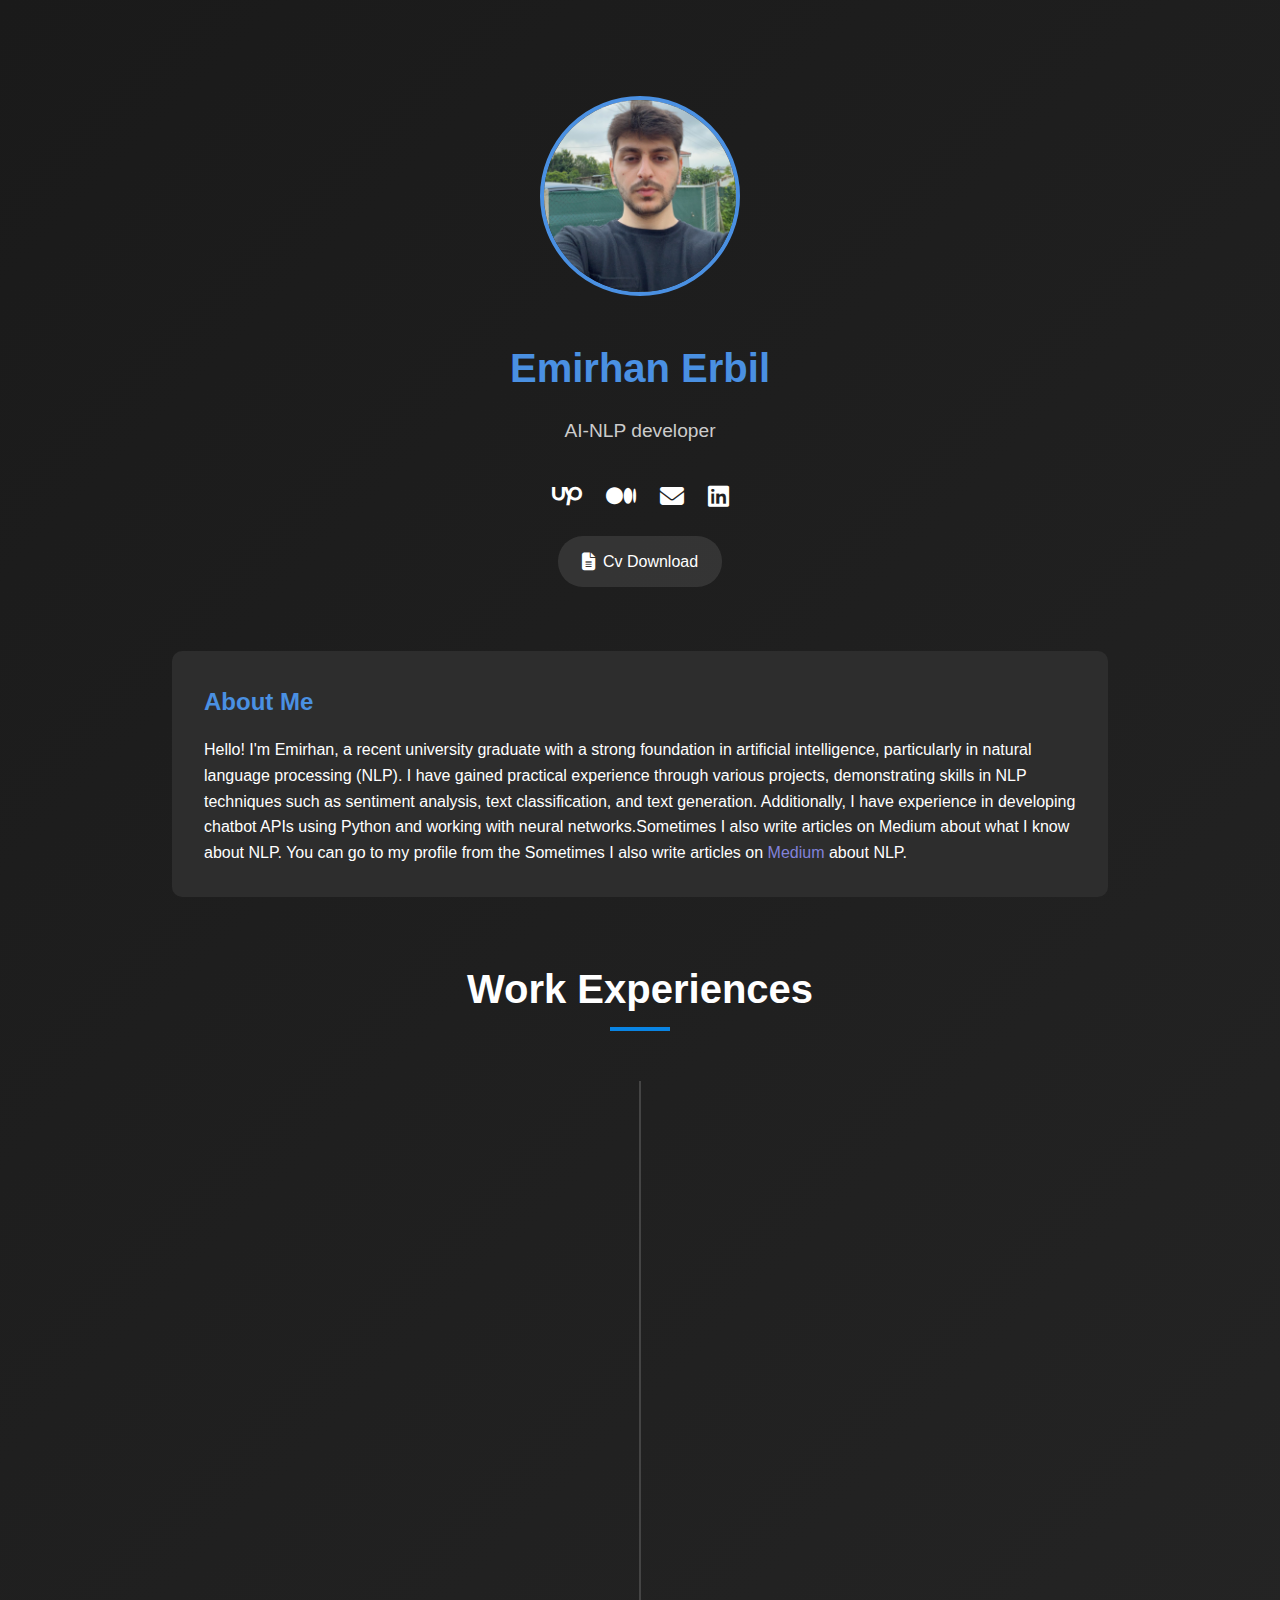
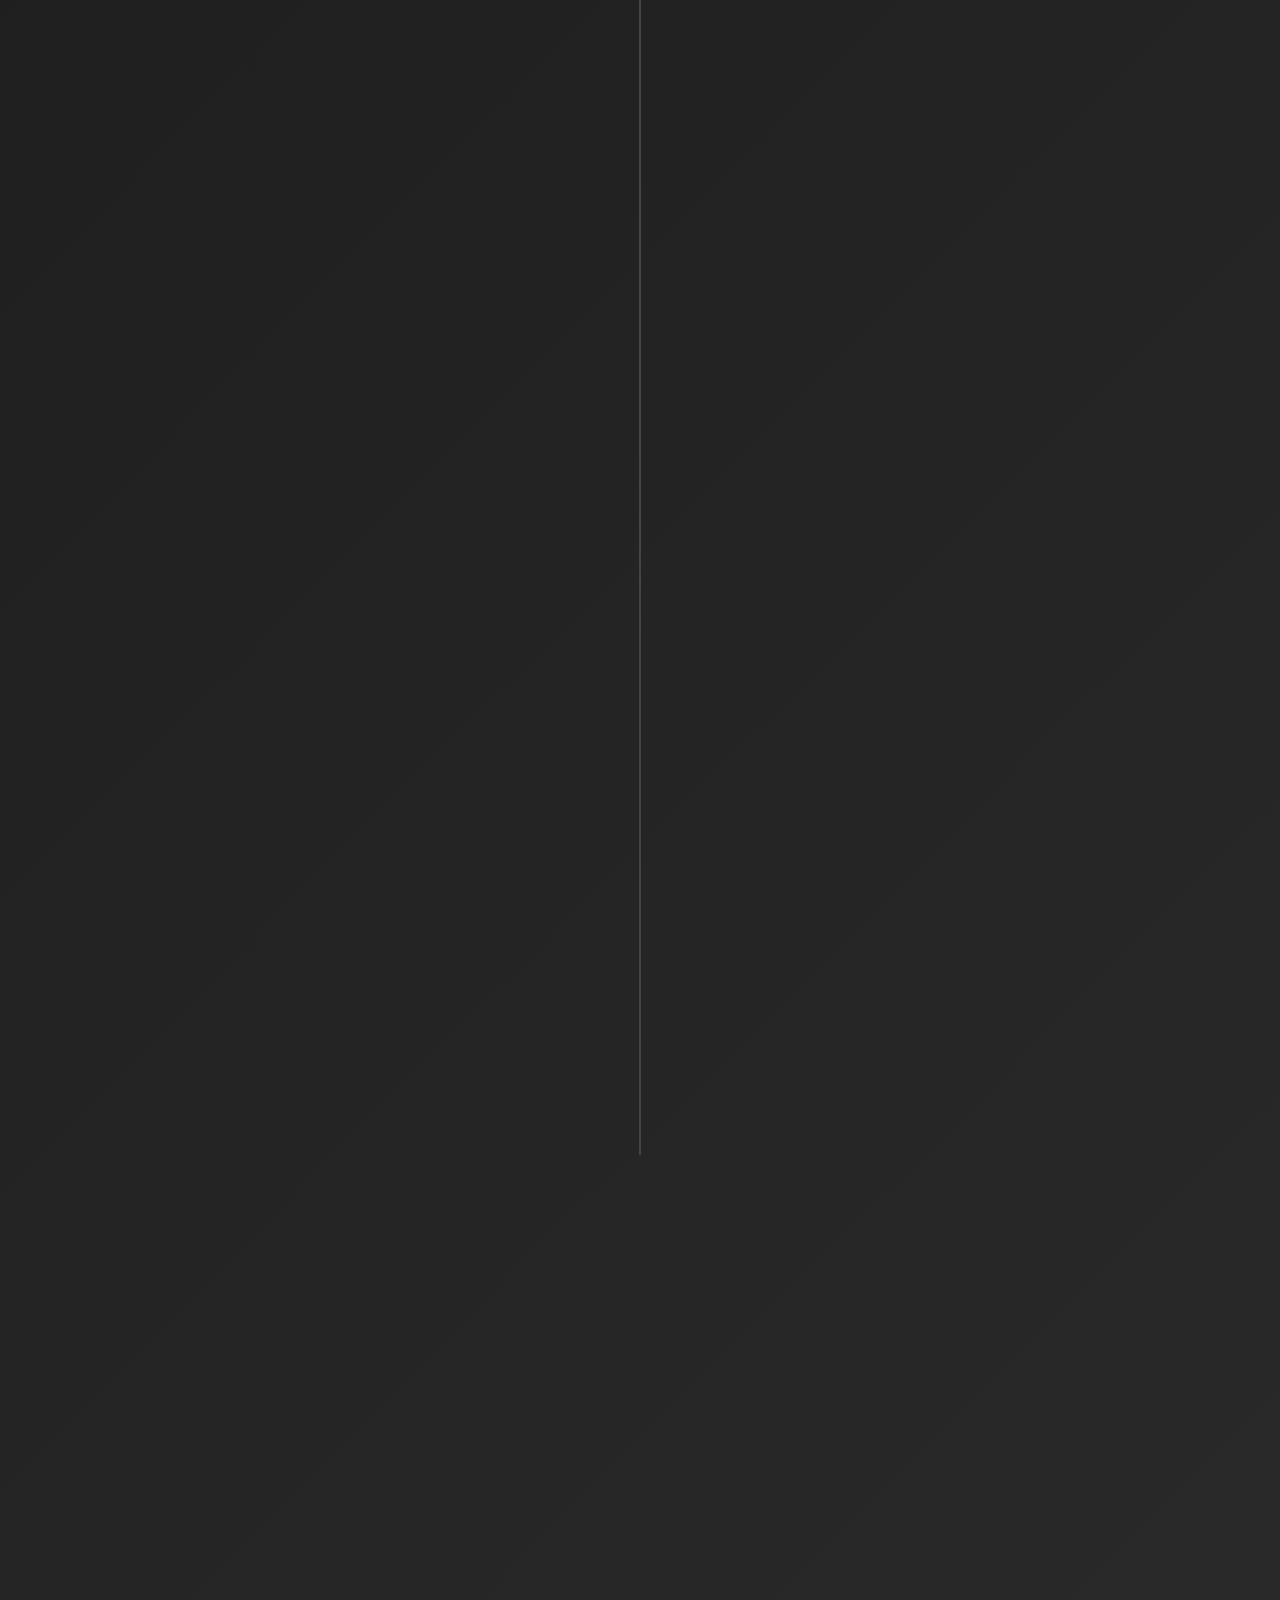
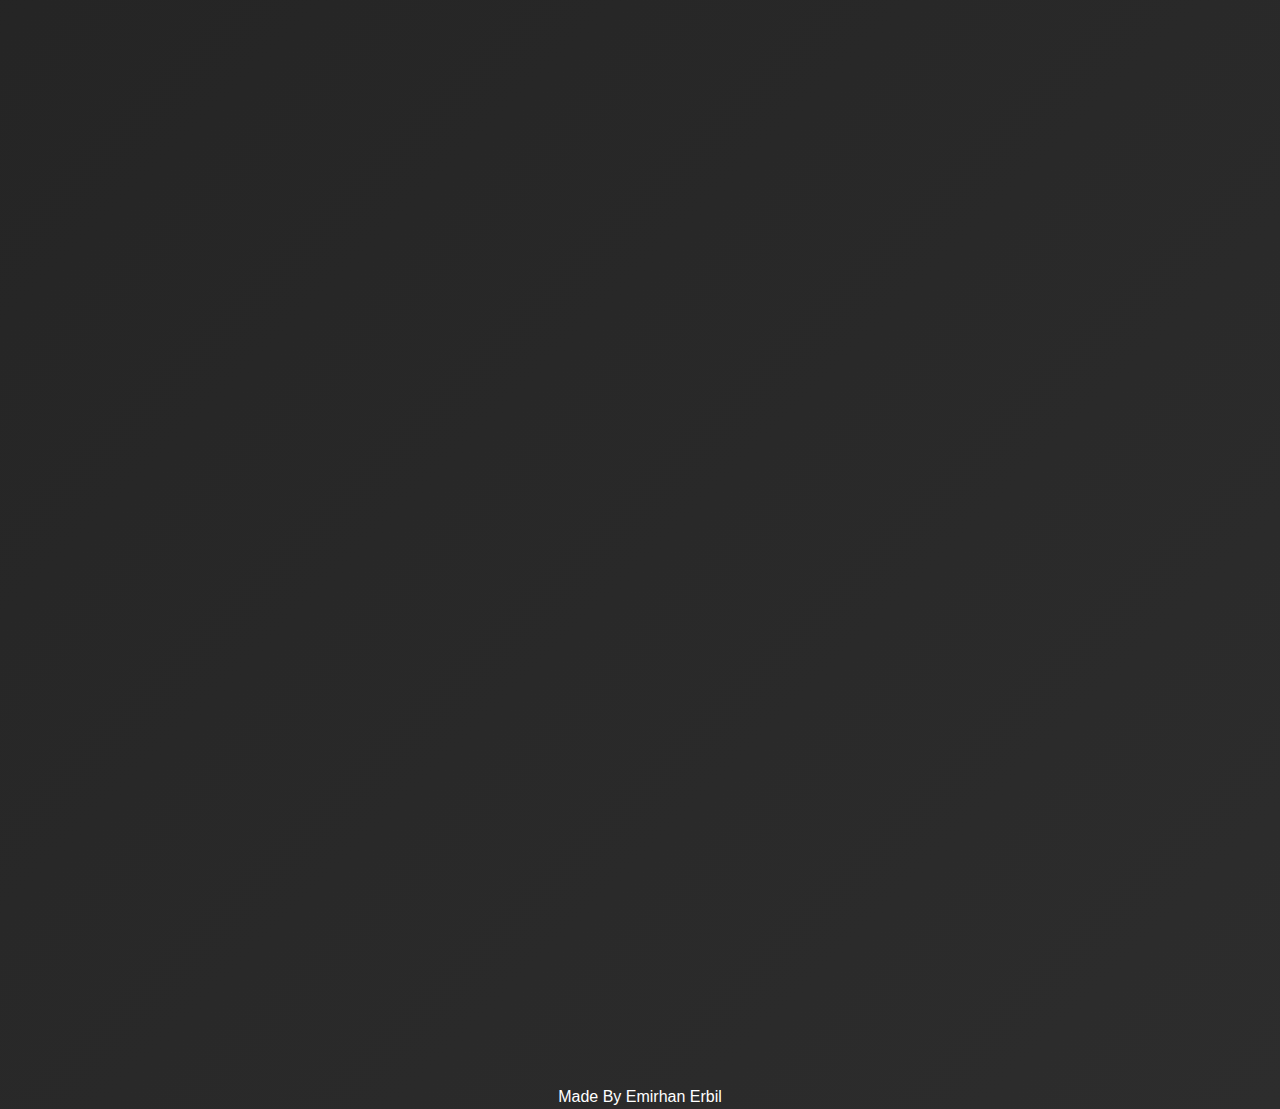
<file: index.html>
<!DOCTYPE html>
<html lang="tr">
    <html lang="tr">
        <head>
            <meta charset="UTF-8">
            <meta name="viewport" content="width=device-width, initial-scale=1.0">
            <title>Emirhan Erbil</title>
            <link rel="icon" type="image/x-icon" href="faviconn.png">
            <link rel="stylesheet" href="https://cdnjs.cloudflare.com/ajax/libs/font-awesome/6.5.1/css/all.min.css">
            <link rel="stylesheet" href="homepage_style.css">
        </head>
<body>
    <div class="container">
        <header>
            <img src="photo.png" alt="Profil Fotoğrafı" class="profile-img">
            <h1>Emirhan Erbil</h1>
            <p class="tagline">AI-NLP developer</p>
            <div class="social-links">
                <a href="https://www.upwork.com/freelancers/~01d83adf655fdc998a"><i class="fab fa-upwork"></i></a>
                <a href="https://medium.com/@emirhanerbil/"><i class="fab fa-medium-m"></i></a>
                <a href="mailto:emirhanerbil207@gmail.com"><i class="fas fa-envelope"></i></a>
                <a href="https://www.linkedin.com/in/emirhan-erbil-049b2a1b4/"><i class="fab fa-linkedin"></i></a>
            </div>
            <a href="emirhan_erbil_CV.pdf" class="resume-button">
                <i class="fas fa-file-alt"></i>
                Cv Download
            </a>
        </header>

        <section class="section">
            <h2>About Me</h2>
            <p>Hello! I'm Emirhan, a recent university graduate with a strong foundation in artificial intelligence, particularly in natural language
                processing (NLP). I have gained practical experience through various projects, demonstrating skills in NLP techniques
                such as sentiment analysis, text classification, and text generation. Additionally, I have experience in developing
                chatbot APIs using Python and working with neural networks.Sometimes I also write articles on Medium about what I know about NLP. 
                You can go to my profile from the Sometimes I also write articles on <a href="https://medium.com/@emirhanerbil" style="color: rgb(130, 130, 218);">Medium </a>about NLP.</p>
        </section>
        <section class="experience-section">
            <h2 class="section-title">Work Experiences</h2>
            <div class="timeline">
                <div class="experience-item left">
                    <h3 class="company">Mastertech BT</h3>
                    <div class="position">Python Developer</div>
                    <div class="date">Aug 2024 - Nov 2024</div>
                    <p class="description">- I developed automation scripts with Python.</p>
                    <p class="description">- These were web scraping, mail, excel automations.</p>
                    <p class="description">- I released these projects to prod and took care of their maintenance.</p>
                    <div class="skills">
                        <span class="skill-tag">Python</span>
                        <span class="skill-tag">Selenium</span>
                        <span class="skill-tag">Data Mining</span>
                        <span class="skill-tag">Automation</span>
                    </div>
                </div>
    
                <div class="experience-item right">
                    <h3 class="company">Adapha AI</h3>
                    <div class="position">AI Developer Intern</div>
                    <div class="date">Mar 2024 - Jun 2024</div>
                    <p class="description">- I created a chatbot for MS patients using the RAG approach. I collected the necessary data. </p>
                    <p class="description">- I developed an AI model that analyzes sentence toxicity for children. </p>
                    <p class="description">- I put both of these projects live using FastAPI on the AWS t2.micro Linux server </p>

                    <div class="skills">
                        <span class="skill-tag">Python</span>
                        <span class="skill-tag">Chatbot</span>
                        <span class="skill-tag">AWS</span>
                        <span class="skill-tag">SVC</span>
                        <span class="skill-tag">Data Mining</span>
                        <span class="skill-tag">RAG</span>
                        <span class="skill-tag">Llama 3</span>
                        <span class="skill-tag">FastAPI</span>
                    </div>
                </div>
    
                <div class="experience-item left">
                    <h3 class="company">Wawlabs AI</h3>
                    <div class="position">AI Developer Intern</div>
                    <div class="date">Oct 2023 - Jan 2024</div>
                    <p class="description">- I developed a NER model using Spacy. It extracts information such as brand, model, color, material from the product title. I created backend for this project using FastAPI.</p>
                    <p class="description">- I performed data mining operations using Selenium and BF4.</p>
                    <p class="description">- I made performance improvements using MongoDB and python</p>
                    <p class="description">- I developed a project on detecting information such as title, category, price on e-commerce sites using Yolo. I created the data by taking screenshots and labeling it using Selenium.</p>
                    <p class="description">- I analyzed the accuracy of the search results using pandas on the results that were returned and the results that should have been. I used the Levensthein approach.</p>
                    <p class="description">- I have done many excel operations using pandas.</p>
                    <div class="skills">
                        <span class="skill-tag">NER</span>
                        <span class="skill-tag">SpaCY</span>
                        <span class="skill-tag">MongoDB</span>
                        <span class="skill-tag">FastAPI</span>
                        <span class="skill-tag">Selenium</span>
                        <span class="skill-tag">BF4</span>
                        <span class="skill-tag">Pandas</span>
                        <span class="skill-tag">LSTM</span>
                        <span class="skill-tag">Similarity Search</span>
                        <span class="skill-tag">Python</span>
                        <span class="skill-tag">Data Mining</span>
                        <span class="skill-tag">YOLO</span>
                    </div>
                </div>
            </div>
        </section>
        <section class="section">
            <h2>Expertise</h2>
            <div class="skills">
                <span class="skill-tag">Python</span>
                <span class="skill-tag">NLP</span>
                <span class="skill-tag">FastAPI</span>
                <span class="skill-tag">Pytorch</span>
                <span class="skill-tag">Selenium</span>
                <span class="skill-tag">Machine Learning</span>
                <span class="skill-tag">LLM</span>
                <span class="skill-tag">Data mining</span>
                <span class="skill-tag">RAG</span>
            </div>
        </section>

        <section class="section">
            <h2>Projects</h2>
            <div class="projects">
                <div class="project-card">
                    <a href="/project_1.html"><img src="favicon.png" alt="Project 1" class="project-image">
                    <div class="project-content">
                        <h3 class="project-title">Safetube</h3>
                        <p>AI-based YouTube video content classifier for kids. Detects harmful speech and visuals in videos in seconds</p>
                        <div class="project-tags">
                            <span class="project-tag">Python</span>
                            <span class="project-tag">MongoDB</span>
                            <span class="project-tag">Javascript</span>
                            <span class="project-tag">LSTM</span>
                            <span class="project-tag">SVC</span>
                            <span class="project-tag">BERT</span>
                            <span class="project-tag">Yolov8</span>
                            <span class="project-tag">Google Cloud</span>
                            <span class="project-tag">FastAPI</span>
                        </div>
                        <br>
                        <div class="project-links">
                            <a href="https://www.youtube.com/watch?v=mqvslJPVWo8"><i class="fas fa-link"></i> Youtube link</a>
                            <a style="margin-left: auto;"  href="project_1.html">
                                <span class="project-tag">
                                    <i class="fas fa-external-link-alt"></i>
                                    Go to project
                                </span>
                            </a>
                        </div>
                    </div>
                    </a>
                </div>
            

                <div class="project-card">
                    <a href="/project_2.html"><img src="rag.jpg" alt="Proje 2" class="project-image">
                    <div class="project-content">
                        <h3 class="project-title">Chatbot with RAG</h3>
                        <p>Chatbot project where we can chat with the document we want using the RAG approach. It can be very efficient then fine-tuning in some cases.</p>
                        <div class="project-tags">
                            <span class="project-tag">RAG</span>
                            <span class="project-tag">Chatbot</span>
                            <span class="project-tag">LLM</span>
                            <span class="project-tag">Llama3</span>
                            <span class="project-tag">Python</span>
                            <span class="project-tag">Text Embbedings</span>
                            <span class="project-tag">Gradio</span>
                            <span class="project-tag">Vector Search</span>
                        </div>
                        <br>
                        <div class="project-links">
                            <a href="https://www.youtube.com/watch?v=8FaiI-pQkJs"><i class="fas fa-link"></i> Youtube link</a>
                            <a style="margin-left: auto;"  href="project_2.html">
                                <span class="project-tag">
                                    <i class="fas fa-external-link-alt"></i>
                                    Go to project
                                </span>
                            </a>
                        </div>
                    </div>
                </a>
                </div>

                <div class="project-card">
                    <a href="/project_3.html"><img src="discord.png" alt="Proje 3" class="project-image">
                    <div class="project-content">
                        <h3 class="project-title">Discord Music Bot</h3>
                        <p>A discord bot that lets you listen to music via YouTube search or link.</p>
                        <div class="project-tags">
                            <span class="project-tag">Discord</span>
                            <span class="project-tag">Google API</span>
                            <span class="project-tag">Python</span>
                            <span class="project-tag">GCP</span>
                            <span class="project-tag">Ffmpeg</span>
                        </div>
                        <div class="project-links">
                            <a href="https://www.youtube.com/watch?v=mtosQSQ6liA"><i class="fas fa-link"></i> Youtube link</a>
                            <a style="margin-left: auto;"  href="project_3.html">
                                <span class="project-tag">
                                    <i class="fas fa-external-link-alt"></i>
                                    Go to project
                                </span>
                            </a>
                        </div>
                    </div>
                    </div>
                </a>
                </div>
            </div>
        </section>
    
          <br>
          <br>
          <p style="display: flex; align-items: center; justify-content: center;">Made By Emirhan Erbil</p>
    </div>
    <script type="text/javascript">
        var sc_project=13058587; 
        var sc_invisible=0; 
        var sc_security="9876d2ac"; 
        var sc_text=2; 
        var scJsHost = "https://";
        document.write("<sc"+"ript type='text/javascript' src='" +
        scJsHost+
        "statcounter.com/counter/counter.js'></"+"script>");
        // Smooth scroll for anchor links
        document.querySelectorAll('a[href^="#"]').forEach(anchor => {
            anchor.addEventListener('click', function (e) {
                e.preventDefault();
                document.querySelector(this.getAttribute('href')).scrollIntoView({
                    behavior: 'smooth'
                });
            });
        });

        // Add animation class to elements when they come into view
        const observer = new IntersectionObserver((entries) => {
            entries.forEach(entry => {
                if (entry.isIntersecting) {
                    entry.target.style.opacity = 1;
                    entry.target.style.transform = 'translateY(0)';
                }
            });
        });

        document.querySelectorAll('.section').forEach((section) => {
            section.style.opacity = 0;
            section.style.transform = 'translateY(20px)';
            section.style.transition = 'all 0.6s ease-out';
            observer.observe(section);
        });

        window.addEventListener('scroll', function() {
            const items = document.querySelectorAll('.experience-item');
            
            items.forEach(item => {
                const position = item.getBoundingClientRect();
                
                if(position.top < window.innerHeight * 0.75) {
                    item.style.opacity = '1';
                    item.style.transform = 'translateY(0)';
                }
            });
        });

        document.addEventListener('DOMContentLoaded', function() {
            const items = document.querySelectorAll('.experience-item');
            
            items.forEach(item => {
                item.style.opacity = '0';
                item.style.transform = 'translateY(20px)';
                item.style.transition = 'all 0.5s ease-out';
            });
        });
    </script>
</body>
</html>
</file>
<file: homepage_style.css>
* {
    margin: 0;
    padding: 0;
    box-sizing: border-box;
    font-family: 'Segoe UI', Tahoma, Geneva, Verdana, sans-serif;
}

body {
    background: linear-gradient(135deg, #1a1a1a, #2d2d2d);
    color: #ffffff;
    line-height: 1.6;
}

.container {
    max-width: 1000px;
    margin: 0 auto;
    padding: 2rem;
}

header {
    text-align: center;
    padding: 4rem 0;
}
.visitor-counter {
    display: inline-flex;              /* Sadece içeriği kadar geniş olur */
    align-items: center;               /* İçeriği ortalar */
    gap: 0.5rem;
    font-size: 0.9rem;
    color: rgb(74, 144, 226);          /* Mavi renk */
    padding: 0.5rem;
    border-radius: 5px;
    background: rgba(74, 144, 226, 0.1); /* Hafif mavi arka plan */
}

.visitor-counter i {
    color: rgb(74, 144, 226);
}
.profile-img {
    width: 200px;
    height: 200px;
    border-radius: 50%;
    margin-bottom: 2rem;
    border: 4px solid #4a90e2;
    object-fit: cover;
}

h1 {
    font-size: 2.5rem;
    margin-bottom: 1rem;
    color: #4a90e2;
}

.tagline {
    font-size: 1.2rem;
    color: #cccccc;
    margin-bottom: 2rem;
}

.social-links {
    display: flex;
    justify-content: center;
    gap: 1.5rem;
    margin-bottom: 1rem;
}

.social-links a {
    color: #ffffff;
    font-size: 1.5rem;
    transition: color 0.3s ease;
}

.social-links a:hover {
    color: #4a90e2;
}

.section {
    background: #2d2d2d;
    border-radius: 10px;
    padding: 2rem;
    margin-bottom: 2rem;
}

h2 {
    color: #4a90e2;
    margin-bottom: 1rem;
}

.skills {
    display: flex;
    flex-wrap: wrap;
    gap: 1rem;
}

.skill-tag {
    background: #4a90e2;
    padding: 0.5rem 1rem;
    border-radius: 20px;
    font-size: 0.9rem;
}

.projects {
    display: grid;
    grid-template-columns: repeat(auto-fit, minmax(300px, 1fr));
    gap: 2rem;
}

.project-card {
    background: rgba(255, 255, 255, 0.05);
    border-radius: 10px;
    overflow: hidden;
    transition: transform 0.3s ease;
}

.project-card:hover {
    transform: translateY(-5px);
}

.project-image {
    width: 100%;
    height: 200px;
    object-fit: cover;
}

.project-content {
    padding: 1.5rem;
}

.project-title {
    color: #4a90e2;
    margin-bottom: 0.5rem;
    font-size: 1.2rem;
}

.project-tags {
    display: flex;
    flex-wrap: wrap;
    gap: 0.5rem;
    margin-top: 1rem;
}

.project-tag {
    background: rgba(74, 144, 226, 0.3);
    padding: 0.3rem 0.8rem;
    border-radius: 15px;
    font-size: 0.8rem;
}

.project-links {
    display: flex;
    gap: 0rem;
    margin-top: 1rem;
}

.project-links a {
    color: rgb(74, 144, 226) !important;
    text-decoration: none;
    font-size: 0.9rem;
    display: flex;
    align-items: center;
    gap: 0.3rem;
}

.project-links a:visited {
    color: rgb(45, 123, 214) !important;
}

.project-links a:hover {
    text-decoration: underline;
}
/* Hover durumu için (isteğe bağlı) */
.project-links a:hover {
    color: rgb(45, 123, 214) !important; /* Daha koyu mavi tonu */
}
.resume-button {
    display: inline-flex;
    align-items: center;
    gap: 0.5rem;
    padding: 0.8rem 1.5rem;
    background: rgba(255, 255, 255, 0.1);
    color: white;
    text-decoration: none;
    border-radius: 25px;
    font-size: 1rem;
    font-weight: 500;
    margin-top: 0.2rem;
    transition: all 0.3s ease;
}

.resume-button:hover {
    background: #357abd;
    transform: translateY(-2px);
    box-shadow: 0 5px 15px rgba(74, 144, 226, 0.3);
}
a, u {
    text-decoration: none;
  }

.project-content a {
    color: white;
}


.resume-button i {
    font-size: 1.1rem;
}
@media (max-width: 768px) {
    .container {
        padding: 1rem;
    }
    
    header {
        padding: 2rem 0;
    }
    
    .profile-img {
        width: 150px;
        height: 150px;
    }
    
    h1 {
        font-size: 2rem;
    }
}
.experience-section {
    max-width: 1000px;
    margin: 40px auto;
    padding: 20px;
    font-family: 'Segoe UI', Tahoma, Geneva, Verdana, sans-serif;
}

.section-title {
    text-align: center;
    color: #ffffff;
    margin-bottom: 40px;
    font-size: 2.5em;
    position: relative;
}

.section-title::after {
    content: '';
    position: absolute;
    bottom: -10px;
    left: 50%;
    transform: translateX(-50%);
    width: 60px;
    height: 4px;
    background-color: #0984e3;
}

.timeline {
    position: relative;
    padding: 20px 0;
}

.timeline::before {
    content: '';
    position: absolute;
    left: 50%;
    transform: translateX(-50%);
    width: 2px;
    height: 100%;
    background-color: #444;
}

.experience-item {
    width: calc(50% - 30px);
    margin: 30px 0;
    position: relative;
    padding: 20px;
    background: #2d2d2d;
    border-radius: 8px;
    box-shadow: 0 4px 6px rgba(0, 0, 0, 0.2);
    transition: transform 0.3s ease;
}

.experience-item:hover {
    transform: translateY(-5px);
    box-shadow: 0 6px 12px rgba(0, 0, 0, 0.3);
}

.experience-item::before {
    content: '';
    position: absolute;
    top: 20px;
    width: 20px;
    height: 20px;
    background: #0984e3;
    border-radius: 50%;
}

.left {
    float: left;
    clear: both;
}

.right {
    float: right;
    clear: both;
}

.left::before {
    right: -40px;
}

.right::before {
    left: -40px;
}

.company {
    font-size: 1.4em;
    color: #ffffff;
    margin-bottom: 5px;
}

.position {
    color: #0984e3;
    font-weight: 600;
    margin-bottom: 10px;
}

.date {
    color: #aaaaaa;
    font-size: 0.9em;
    margin-bottom: 15px;
}

.description {
    color: #dddddd;
    line-height: 1.6;
}

.skills {
    margin-top: 15px;
    display: flex;
    flex-wrap: wrap;
    gap: 8px;
}

.skill-tag {
    background: rgba(9, 132, 227, 0.2);
    color: #ffffff;
    padding: 4px 12px;
    border-radius: 15px;
    font-size: 0.85em;
    border: 1px solid rgba(9, 132, 227, 0.3);
}

@media (max-width: 768px) {
    .timeline::before {
        left: 30px;
    }

    .experience-item {
        width: calc(100% - 60px);
        float: right;
        margin-left: 60px;
    }

    .experience-item::before {
        left: -35px;
    }
}        .experience-section {
    max-width: 1000px;
    margin: 40px auto;
    padding: 20px;
    font-family: 'Segoe UI', Tahoma, Geneva, Verdana, sans-serif;
}

.section-title {
    text-align: center;
    color: #ffffff;
    margin-bottom: 40px;
    font-size: 2.5em;
    position: relative;
}

.section-title::after {
    content: '';
    position: absolute;
    bottom: -10px;
    left: 50%;
    transform: translateX(-50%);
    width: 60px;
    height: 4px;
    background-color: #0984e3;
}

.timeline {
    position: relative;
    padding: 20px 0;
}

.timeline::before {
    content: '';
    position: absolute;
    left: 50%;
    transform: translateX(-50%);
    width: 2px;
    height: 100%;
    background-color: #444;
}

.experience-item {
    width: calc(50% - 30px);
    margin: 30px -20px;
    position: relative;
    padding: 20px;
    background: #2d2d2d;
    border-radius: 8px;
    box-shadow: 0 4px 6px rgba(0, 0, 0, 0.2);
    transition: transform 0.3s ease;
}

.experience-item:hover {
    transform: translateY(-5px);
    box-shadow: 0 6px 12px rgba(0, 0, 0, 0.3);
}

.experience-item::before {
    content: '';
    position: absolute;
    top: 20px;
    width: 20px;
    height: 20px;
    background: #0984e3;
    border-radius: 50%;
}

.left {
    float: left;
    clear: both;
}

.right {
    float: right;
    clear: both;
}

.left::before {
    right: -40px;
}

.right::before {
    left: -40px;
}

.company {
    font-size: 1.4em;
    color: #ffffff;
    margin-bottom: 5px;
}

.position {
    color: #0984e3;
    font-weight: 600;
    margin-bottom: 10px;
}

.date {
    color: #aaaaaa;
    font-size: 0.9em;
    margin-bottom: 15px;
}

.description {
    color: #dddddd;
    line-height: 1.6;
}

.skills {
    margin-top: 15px;
    display: flex;
    flex-wrap: wrap;
    gap: 8px;
}

.skill-tag {
    background: rgba(9, 132, 227, 0.2);
    color: #ffffff;
    padding: 4px 12px;
    border-radius: 15px;
    font-size: 0.85em;
    border: 1px solid rgba(9, 132, 227, 0.3);
}

@media (max-width: 768px) {
    .timeline::before {
        left: 30px;
    }

    .experience-item {
        width: calc(110% - 60px);
        float: left;
        margin-left: 15px;
    }

    .experience-item::before {
        left: -35px;
    }
}
.timeline {
    position: relative;
    padding: 20px 0;
}

.timeline::before {
    content: '';
    position: absolute;
    left: 50%;
    transform: translateX(-50%);
    width: 2px;
    height: 100%;
    background-color: #444;
}
/* Timeline sonrası içerik için stil */
.after-timeline {
    clear: both;
    padding-top: 40px; /* Timeline ile mesafe */
}
/* Clearfix eklendi */
.timeline::after {
    content: "";
    clear: both;
    display: table;
}
</file>
